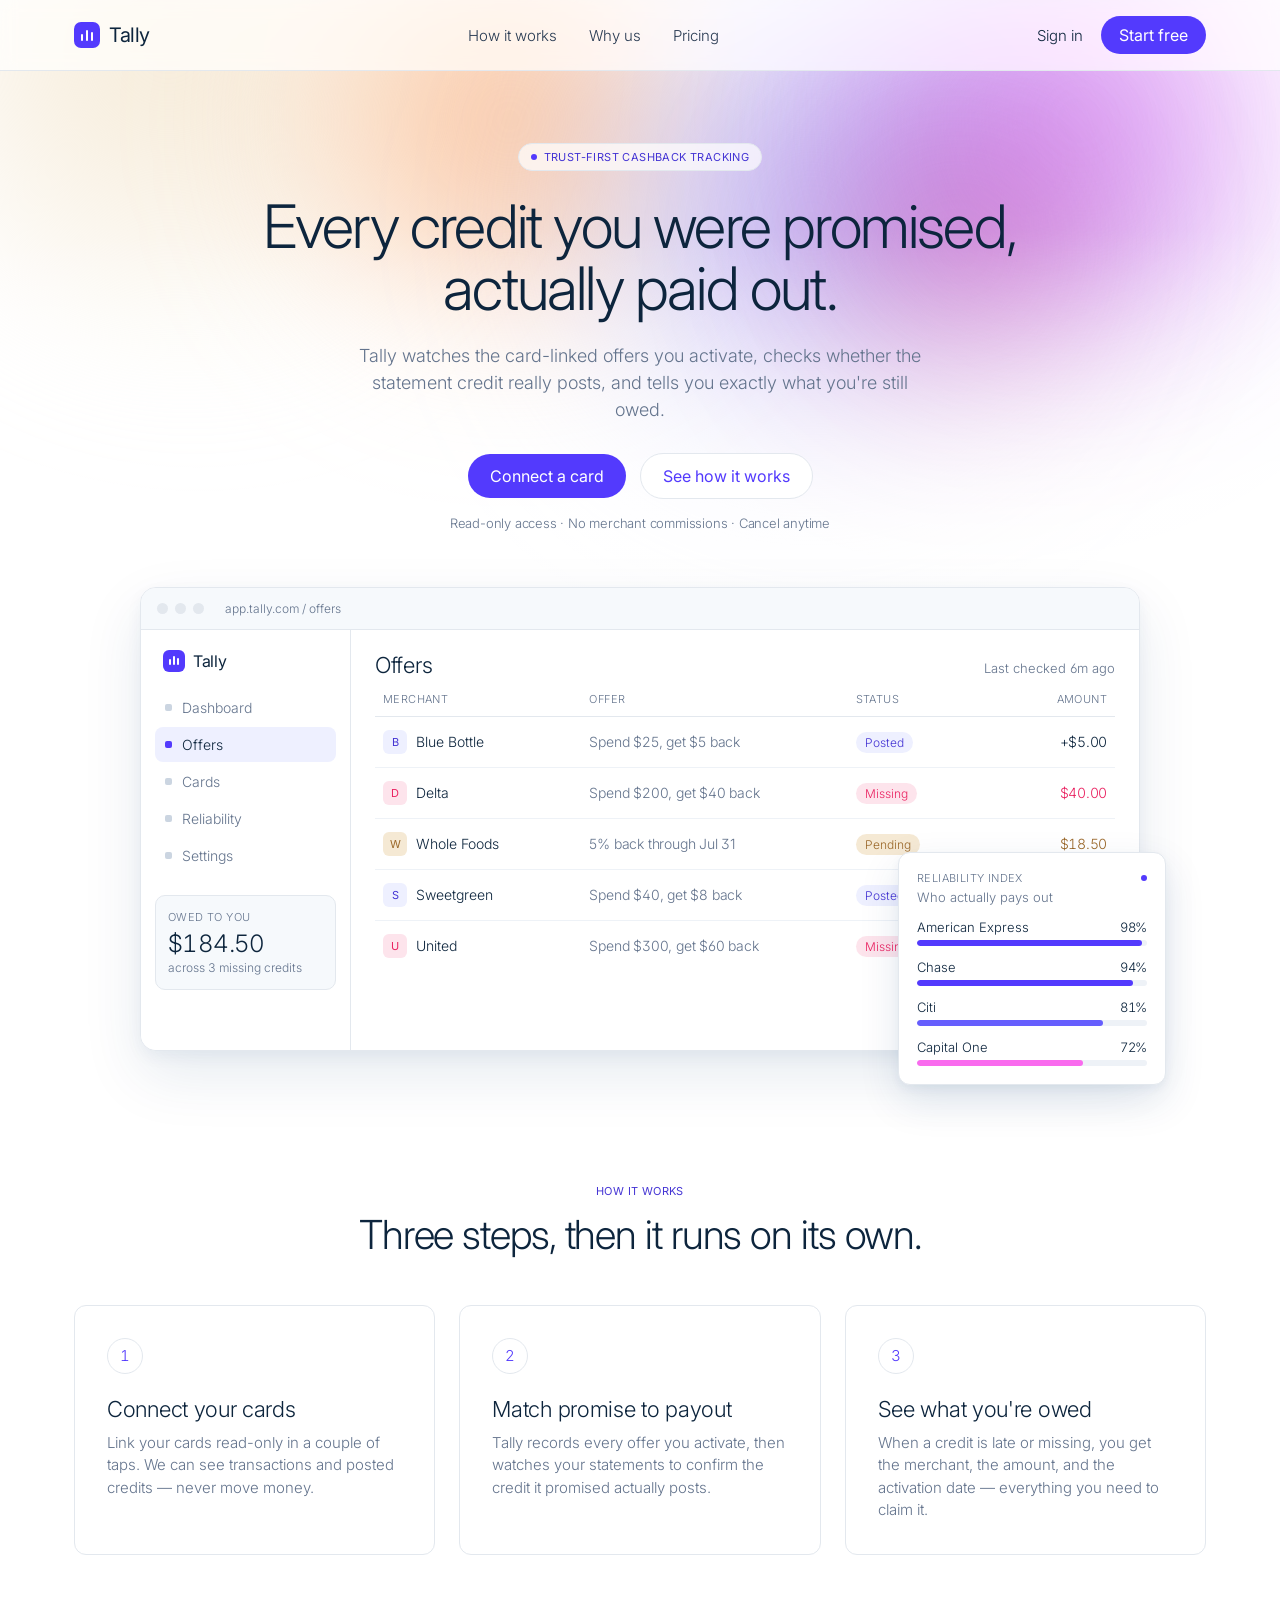
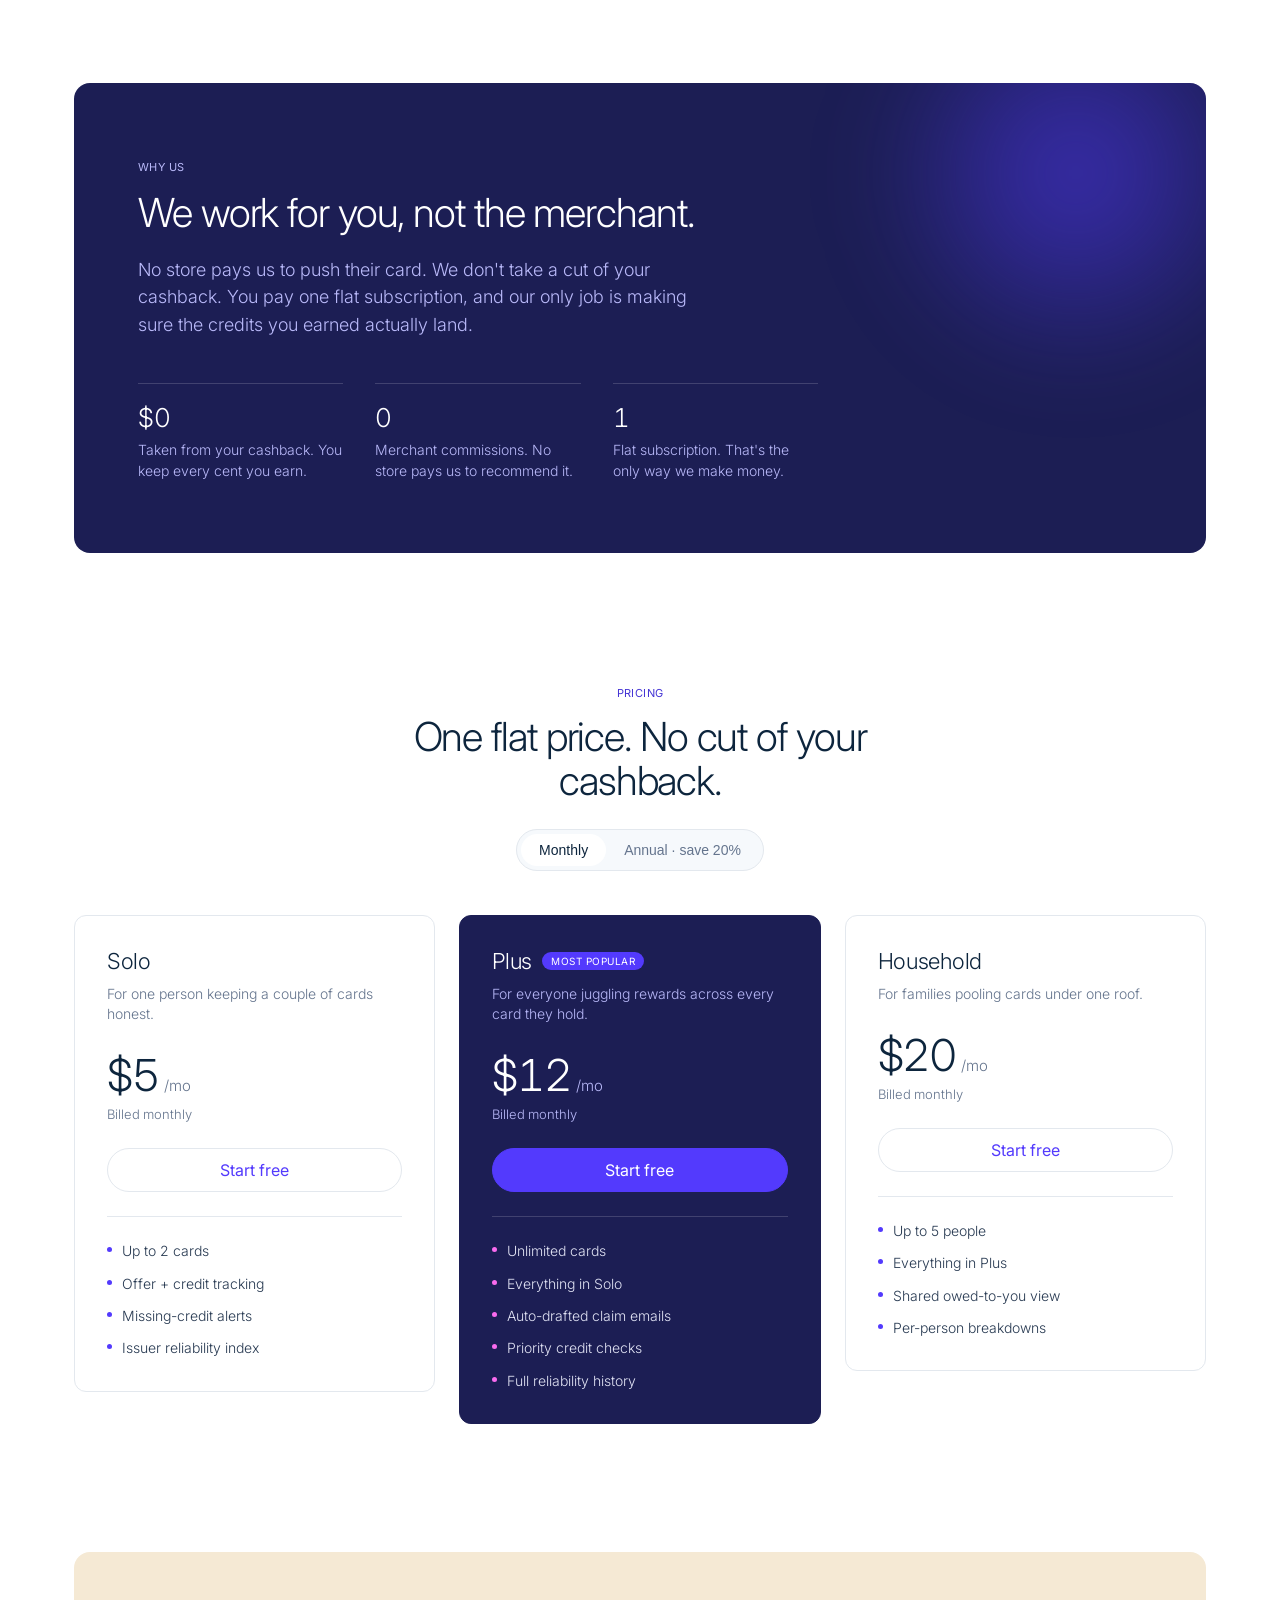
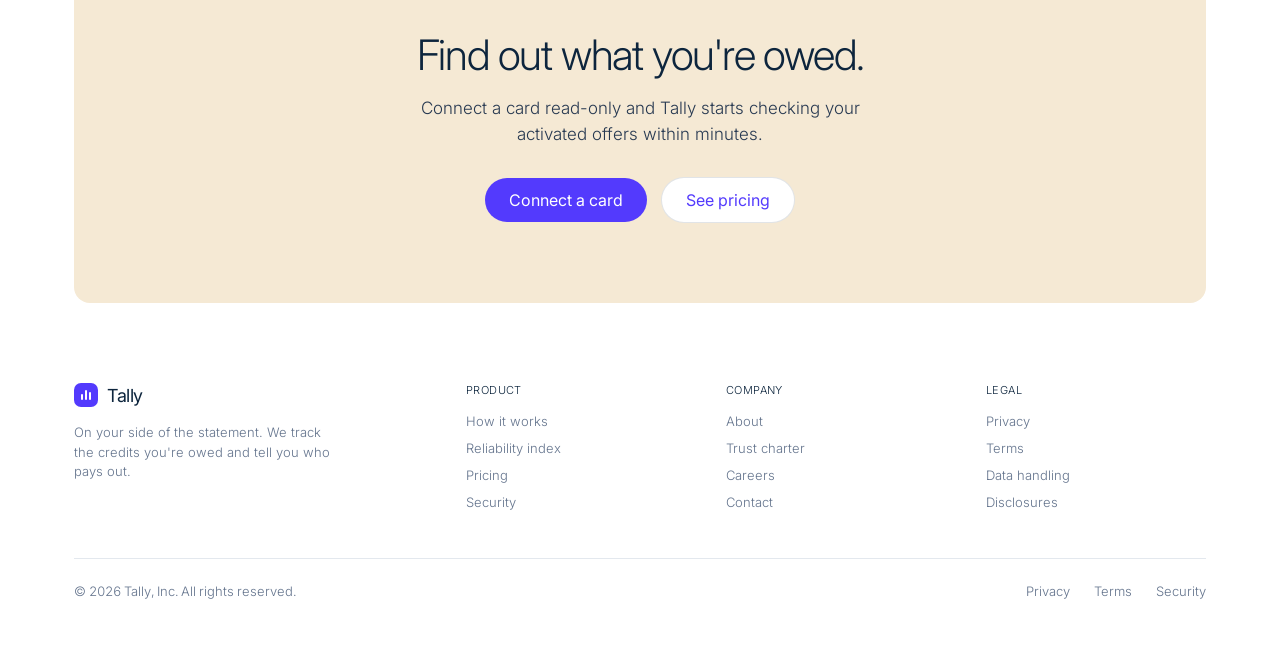
<file: frontend/index.html>
<!DOCTYPE html>
<html lang="en">
<head>
<meta charset="utf-8" />
<meta name="viewport" content="width=device-width, initial-scale=1" />
<title>Tally — every credit you were promised, actually paid out</title>
<link rel="preconnect" href="https://fonts.googleapis.com" />
<link rel="preconnect" href="https://fonts.gstatic.com" crossorigin />
<link href="https://fonts.googleapis.com/css2?family=Inter:wght@300;400;500&display=swap" rel="stylesheet" />
<style>
  *, *::before, *::after { box-sizing: border-box; }
  html, body { margin: 0; padding: 0; }
  html { scroll-behavior: smooth; }
  body {
    font-family: 'Inter', system-ui, -apple-system, sans-serif;
    font-weight: 300; font-feature-settings: 'ss01';
    -webkit-font-smoothing: antialiased; text-rendering: optimizeLegibility;
    color: #0d253d; background: #ffffff;
  }
  a { color: inherit; text-decoration: none; }
  @keyframes tallyDrift1 { 0%,100% { transform: translate(0,0) scale(1); } 50% { transform: translate(40px,-24px) scale(1.08); } }
  @keyframes tallyDrift2 { 0%,100% { transform: translate(0,0) scale(1); } 50% { transform: translate(-50px,20px) scale(1.1); } }
  @keyframes tallyDrift3 { 0%,100% { transform: translate(0,0) scale(1); } 50% { transform: translate(30px,30px) scale(0.94); } }
  .hov-pri:hover { background: #4434d4 !important; }
  .hov-sec:hover { border-color: #533afd !important; }
  .lnk:hover { color: #533afd !important; }
  :focus-visible { outline: 2px solid #533afd; outline-offset: 3px; border-radius: 6px; }
  @media (prefers-reduced-motion: reduce) {
    html { scroll-behavior: auto; }
    [style*="animation"] { animation: none !important; }
  }
</style>
</head>
<body>
<div style="position:relative; width:100%; overflow-x:hidden; background:#ffffff;">

  <div style="position:absolute; top:0; left:0; right:0; height:760px; overflow:hidden; pointer-events:none; z-index:0;">
    <div style="position:absolute; inset:0;">
      <div style="position:absolute; top:-160px; left:-80px; width:620px; height:520px; border-radius:50%; background:radial-gradient(circle at 40% 40%, #f5e9d4 0%, rgba(245,233,212,0) 70%); filter:blur(70px); animation:tallyDrift1 18s ease-in-out infinite;"></div>
      <div style="position:absolute; top:-120px; left:18%; width:560px; height:480px; border-radius:50%; background:radial-gradient(circle at 50% 50%, #f9b88a 0%, rgba(249,184,138,0) 68%); filter:blur(80px); animation:tallyDrift2 22s ease-in-out infinite;"></div>
      <div style="position:absolute; top:-60px; left:40%; width:600px; height:560px; border-radius:50%; background:radial-gradient(circle at 50% 50%, #b9b9f9 0%, rgba(185,185,249,0) 70%); filter:blur(84px); animation:tallyDrift3 20s ease-in-out infinite;"></div>
      <div style="position:absolute; top:-100px; left:58%; width:560px; height:520px; border-radius:50%; background:radial-gradient(circle at 50% 50%, #533afd 0%, rgba(83,58,253,0) 68%); filter:blur(96px); opacity:0.55; animation:tallyDrift1 24s ease-in-out infinite;"></div>
      <div style="position:absolute; top:-150px; right:-100px; width:600px; height:540px; border-radius:50%; background:radial-gradient(circle at 50% 50%, #f96bee 0%, rgba(249,107,238,0) 66%); filter:blur(86px); opacity:0.5; animation:tallyDrift2 19s ease-in-out infinite;"></div>
      <div style="position:absolute; top:40px; right:8%; width:440px; height:420px; border-radius:50%; background:radial-gradient(circle at 50% 50%, #ea2261 0%, rgba(234,34,97,0) 66%); filter:blur(90px); opacity:0.42; animation:tallyDrift3 26s ease-in-out infinite;"></div>
    </div>
    <div style="position:absolute; inset:0; background:linear-gradient(180deg, rgba(255,255,255,0) 30%, rgba(255,255,255,0.65) 70%, #ffffff 100%);"></div>
  </div>

  <div style="position:sticky; top:0; z-index:50; backdrop-filter:saturate(140%) blur(8px); background:rgba(255,255,255,0.72); border-bottom:1px solid #e3e8ee;">
    <div style="max-width:1180px; margin:0 auto; padding:16px 24px; display:flex; align-items:center; justify-content:space-between;">
      <div style="display:flex; align-items:center; gap:9px;">
        <div style="width:26px; height:26px; border-radius:7px; background:#533afd; display:flex; align-items:center; justify-content:center;">
          <div style="display:flex; gap:2.5px; align-items:flex-end;">
            <span style="display:block; width:2.5px; height:7px; background:#ffffff; border-radius:1px;"></span>
            <span style="display:block; width:2.5px; height:11px; background:#ffffff; border-radius:1px;"></span>
            <span style="display:block; width:2.5px; height:9px; background:#ffffff; border-radius:1px;"></span>
          </div>
        </div>
        <span style="font-size:20px; font-weight:400; letter-spacing:-0.5px; color:#0d253d;">Tally</span>
      </div>
      <div style="display:flex; align-items:center; gap:32px;">
        <a href="#how" class="lnk" style="font-size:15px; color:#273951;">How it works</a>
        <a href="#why" class="lnk" style="font-size:15px; color:#273951;">Why us</a>
        <a href="#pricing" class="lnk" style="font-size:15px; color:#273951;">Pricing</a>
      </div>
      <div style="display:flex; align-items:center; gap:18px;">
        <a href="#" class="lnk" style="font-size:15px; color:#0d253d;">Sign in</a>
        <a href="#" class="hov-pri" style="font-size:16px; font-weight:400; color:#ffffff; background:#533afd; padding:9px 18px; border-radius:9999px;">Start free</a>
      </div>
    </div>
  </div>

  <div style="position:relative; z-index:1; max-width:1180px; margin:0 auto; padding:72px 24px 0; text-align:center;">
    <div style="display:inline-flex; align-items:center; gap:7px; padding:6px 12px; border-radius:9999px; background:rgba(255,255,255,0.7); border:1px solid #e3e8ee; backdrop-filter:blur(4px);">
      <span style="width:6px; height:6px; border-radius:50%; background:#533afd;"></span>
      <span style="font-size:11px; font-weight:400; letter-spacing:0.4px; text-transform:uppercase; color:#4434d4;">Trust-first cashback tracking</span>
    </div>
    <h1 style="margin:24px auto 0; max-width:880px; font-size:60px; font-weight:300; line-height:1.04; letter-spacing:-1.8px; color:#0d253d;">Every credit you were promised, actually paid out.</h1>
    <p style="margin:22px auto 0; max-width:580px; font-size:18px; font-weight:300; line-height:1.5; color:#64748d;">Tally watches the card-linked offers you activate, checks whether the statement credit really posts, and tells you exactly what you're still owed.</p>
    <div style="display:flex; align-items:center; justify-content:center; gap:14px; margin-top:30px;">
      <a href="#" class="hov-pri" style="font-size:16px; font-weight:400; color:#ffffff; background:#533afd; padding:12px 22px; border-radius:9999px;">Connect a card</a>
      <a href="#how" class="hov-sec" style="font-size:16px; font-weight:400; color:#533afd; background:#ffffff; border:1px solid #e3e8ee; padding:12px 22px; border-radius:9999px;">See how it works</a>
    </div>
    <p style="margin:16px 0 0; font-size:13px; color:#64748d; letter-spacing:-0.2px;">Read-only access · No merchant commissions · Cancel anytime</p>

    <div style="position:relative; max-width:1000px; margin:56px auto 0;">
      <div style="position:relative; background:#ffffff; border:1px solid #e3e8ee; border-radius:16px; box-shadow:rgba(0,55,112,0.10) 0 24px 60px, rgba(0,55,112,0.05) 0 6px 16px; overflow:hidden; text-align:left;">
        <div style="display:flex; align-items:center; gap:7px; padding:13px 16px; border-bottom:1px solid #e3e8ee; background:#f6f9fc;">
          <span style="width:11px; height:11px; border-radius:50%; background:#e3e8ee;"></span>
          <span style="width:11px; height:11px; border-radius:50%; background:#e3e8ee;"></span>
          <span style="width:11px; height:11px; border-radius:50%; background:#e3e8ee;"></span>
          <span style="margin-left:14px; font-size:12px; color:#64748d;">app.tally.com / offers</span>
        </div>
        <div style="display:flex; min-height:420px;">
          <div style="width:210px; flex:none; border-right:1px solid #e3e8ee; padding:20px 14px; background:#ffffff;">
            <div style="display:flex; align-items:center; gap:8px; padding:0 8px 18px;">
              <div style="width:22px; height:22px; border-radius:6px; background:#533afd; display:flex; align-items:center; justify-content:center;">
                <div style="display:flex; gap:2px; align-items:flex-end;">
                  <span style="display:block; width:2px; height:6px; background:#fff; border-radius:1px;"></span>
                  <span style="display:block; width:2px; height:9px; background:#fff; border-radius:1px;"></span>
                  <span style="display:block; width:2px; height:7px; background:#fff; border-radius:1px;"></span>
                </div>
              </div>
              <span style="font-size:16px; font-weight:400; letter-spacing:-0.3px;">Tally</span>
            </div>
            <div style="display:flex; align-items:center; gap:10px; padding:9px 10px; border-radius:8px; margin-bottom:2px; background:transparent;"><span style="width:7px; height:7px; border-radius:2px; background:#cbd5e1;"></span><span style="font-size:14px; color:#64748d;">Dashboard</span></div>
            <div style="display:flex; align-items:center; gap:10px; padding:9px 10px; border-radius:8px; margin-bottom:2px; background:#eef0ff;"><span style="width:7px; height:7px; border-radius:2px; background:#533afd;"></span><span style="font-size:14px; color:#0d253d;">Offers</span></div>
            <div style="display:flex; align-items:center; gap:10px; padding:9px 10px; border-radius:8px; margin-bottom:2px; background:transparent;"><span style="width:7px; height:7px; border-radius:2px; background:#cbd5e1;"></span><span style="font-size:14px; color:#64748d;">Cards</span></div>
            <div style="display:flex; align-items:center; gap:10px; padding:9px 10px; border-radius:8px; margin-bottom:2px; background:transparent;"><span style="width:7px; height:7px; border-radius:2px; background:#cbd5e1;"></span><span style="font-size:14px; color:#64748d;">Reliability</span></div>
            <div style="display:flex; align-items:center; gap:10px; padding:9px 10px; border-radius:8px; margin-bottom:2px; background:transparent;"><span style="width:7px; height:7px; border-radius:2px; background:#cbd5e1;"></span><span style="font-size:14px; color:#64748d;">Settings</span></div>
            <div style="margin-top:22px; padding:14px 12px; border-radius:10px; background:#f6f9fc; border:1px solid #e3e8ee;">
              <div style="font-size:11px; letter-spacing:0.4px; text-transform:uppercase; color:#64748d;">Owed to you</div>
              <div style="margin-top:5px; font-size:24px; font-weight:300; letter-spacing:-0.6px; color:#0d253d; font-feature-settings:'tnum';">$184.50</div>
              <div style="margin-top:2px; font-size:12px; color:#64748d; font-feature-settings:'tnum';">across 3 missing credits</div>
            </div>
          </div>
          <div style="flex:1; padding:22px 24px; background:#ffffff;">
            <div style="display:flex; align-items:baseline; justify-content:space-between;">
              <h3 style="margin:0; font-size:22px; font-weight:300; letter-spacing:-0.3px;">Offers</h3>
              <span style="font-size:13px; color:#64748d;">Last checked 6m ago</span>
            </div>
            <div style="display:grid; grid-template-columns:1.3fr 1.7fr 0.9fr 0.7fr; gap:12px; padding:14px 8px 10px; border-bottom:1px solid #e3e8ee;">
              <span style="font-size:11px; letter-spacing:0.4px; text-transform:uppercase; color:#64748d;">Merchant</span>
              <span style="font-size:11px; letter-spacing:0.4px; text-transform:uppercase; color:#64748d;">Offer</span>
              <span style="font-size:11px; letter-spacing:0.4px; text-transform:uppercase; color:#64748d;">Status</span>
              <span style="font-size:11px; letter-spacing:0.4px; text-transform:uppercase; color:#64748d; text-align:right;">Amount</span>
            </div>
            <div style="display:grid; grid-template-columns:1.3fr 1.7fr 0.9fr 0.7fr; gap:12px; align-items:center; padding:13px 8px; border-bottom:1px solid #eef2f7;">
              <div style="display:flex; align-items:center; gap:9px;"><span style="width:24px; height:24px; border-radius:6px; background:#eef0ff; display:flex; align-items:center; justify-content:center; font-size:11px; color:#4434d4; font-weight:400;">B</span><span style="font-size:14px; color:#0d253d;">Blue Bottle</span></div>
              <span style="font-size:14px; color:#64748d; letter-spacing:-0.2px;">Spend $25, get $5 back</span>
              <div><span style="display:inline-block; font-size:12px; padding:3px 9px; border-radius:9999px; background:#eef0ff; color:#4434d4;">Posted</span></div>
              <span style="font-size:14px; text-align:right; color:#0d253d; font-feature-settings:'tnum'; letter-spacing:-0.3px;">+$5.00</span>
            </div>
            <div style="display:grid; grid-template-columns:1.3fr 1.7fr 0.9fr 0.7fr; gap:12px; align-items:center; padding:13px 8px; border-bottom:1px solid #eef2f7;">
              <div style="display:flex; align-items:center; gap:9px;"><span style="width:24px; height:24px; border-radius:6px; background:#fde4ec; display:flex; align-items:center; justify-content:center; font-size:11px; color:#ea2261; font-weight:400;">D</span><span style="font-size:14px; color:#0d253d;">Delta</span></div>
              <span style="font-size:14px; color:#64748d; letter-spacing:-0.2px;">Spend $200, get $40 back</span>
              <div><span style="display:inline-block; font-size:12px; padding:3px 9px; border-radius:9999px; background:#fde4ec; color:#ea2261;">Missing</span></div>
              <span style="font-size:14px; text-align:right; color:#ea2261; font-feature-settings:'tnum'; letter-spacing:-0.3px;">$40.00</span>
            </div>
            <div style="display:grid; grid-template-columns:1.3fr 1.7fr 0.9fr 0.7fr; gap:12px; align-items:center; padding:13px 8px; border-bottom:1px solid #eef2f7;">
              <div style="display:flex; align-items:center; gap:9px;"><span style="width:24px; height:24px; border-radius:6px; background:#f5e9d4; display:flex; align-items:center; justify-content:center; font-size:11px; color:#9b6829; font-weight:400;">W</span><span style="font-size:14px; color:#0d253d;">Whole Foods</span></div>
              <span style="font-size:14px; color:#64748d; letter-spacing:-0.2px;">5% back through Jul 31</span>
              <div><span style="display:inline-block; font-size:12px; padding:3px 9px; border-radius:9999px; background:#f5e9d4; color:#9b6829;">Pending</span></div>
              <span style="font-size:14px; text-align:right; color:#9b6829; font-feature-settings:'tnum'; letter-spacing:-0.3px;">$18.50</span>
            </div>
            <div style="display:grid; grid-template-columns:1.3fr 1.7fr 0.9fr 0.7fr; gap:12px; align-items:center; padding:13px 8px; border-bottom:1px solid #eef2f7;">
              <div style="display:flex; align-items:center; gap:9px;"><span style="width:24px; height:24px; border-radius:6px; background:#eef0ff; display:flex; align-items:center; justify-content:center; font-size:11px; color:#4434d4; font-weight:400;">S</span><span style="font-size:14px; color:#0d253d;">Sweetgreen</span></div>
              <span style="font-size:14px; color:#64748d; letter-spacing:-0.2px;">Spend $40, get $8 back</span>
              <div><span style="display:inline-block; font-size:12px; padding:3px 9px; border-radius:9999px; background:#eef0ff; color:#4434d4;">Posted</span></div>
              <span style="font-size:14px; text-align:right; color:#0d253d; font-feature-settings:'tnum'; letter-spacing:-0.3px;">+$8.00</span>
            </div>
            <div style="display:grid; grid-template-columns:1.3fr 1.7fr 0.9fr 0.7fr; gap:12px; align-items:center; padding:13px 8px;">
              <div style="display:flex; align-items:center; gap:9px;"><span style="width:24px; height:24px; border-radius:6px; background:#fde4ec; display:flex; align-items:center; justify-content:center; font-size:11px; color:#ea2261; font-weight:400;">U</span><span style="font-size:14px; color:#0d253d;">United</span></div>
              <span style="font-size:14px; color:#64748d; letter-spacing:-0.2px;">Spend $300, get $60 back</span>
              <div><span style="display:inline-block; font-size:12px; padding:3px 9px; border-radius:9999px; background:#fde4ec; color:#ea2261;">Missing</span></div>
              <span style="font-size:14px; text-align:right; color:#ea2261; font-feature-settings:'tnum'; letter-spacing:-0.3px;">$60.00</span>
            </div>
          </div>
        </div>
      </div>

      <div style="position:absolute; right:-26px; bottom:-34px; width:268px; background:#ffffff; border:1px solid #e3e8ee; border-radius:12px; box-shadow:rgba(0,55,112,0.12) 0 16px 40px, rgba(0,55,112,0.05) 0 4px 10px; padding:18px; text-align:left;">
        <div style="display:flex; align-items:center; justify-content:space-between;">
          <span style="font-size:11px; letter-spacing:0.4px; text-transform:uppercase; color:#64748d;">Reliability index</span>
          <span style="width:6px; height:6px; border-radius:50%; background:#533afd;"></span>
        </div>
        <div style="margin-top:4px; font-size:13px; color:#64748d;">Who actually pays out</div>
        <div style="margin-top:14px; display:flex; flex-direction:column; gap:13px;">
          <div><div style="display:flex; align-items:center; justify-content:space-between; margin-bottom:5px;"><span style="font-size:13px; color:#0d253d;">American Express</span><span style="font-size:13px; color:#0d253d; font-feature-settings:'tnum'; letter-spacing:-0.3px;">98%</span></div><div style="height:6px; border-radius:9999px; background:#eef2f7; overflow:hidden;"><div style="height:100%; width:98%; border-radius:9999px; background:#533afd;"></div></div></div>
          <div><div style="display:flex; align-items:center; justify-content:space-between; margin-bottom:5px;"><span style="font-size:13px; color:#0d253d;">Chase</span><span style="font-size:13px; color:#0d253d; font-feature-settings:'tnum'; letter-spacing:-0.3px;">94%</span></div><div style="height:6px; border-radius:9999px; background:#eef2f7; overflow:hidden;"><div style="height:100%; width:94%; border-radius:9999px; background:#533afd;"></div></div></div>
          <div><div style="display:flex; align-items:center; justify-content:space-between; margin-bottom:5px;"><span style="font-size:13px; color:#0d253d;">Citi</span><span style="font-size:13px; color:#0d253d; font-feature-settings:'tnum'; letter-spacing:-0.3px;">81%</span></div><div style="height:6px; border-radius:9999px; background:#eef2f7; overflow:hidden;"><div style="height:100%; width:81%; border-radius:9999px; background:#665efd;"></div></div></div>
          <div><div style="display:flex; align-items:center; justify-content:space-between; margin-bottom:5px;"><span style="font-size:13px; color:#0d253d;">Capital One</span><span style="font-size:13px; color:#0d253d; font-feature-settings:'tnum'; letter-spacing:-0.3px;">72%</span></div><div style="height:6px; border-radius:9999px; background:#eef2f7; overflow:hidden;"><div style="height:100%; width:72%; border-radius:9999px; background:#f96bee;"></div></div></div>
        </div>
      </div>
    </div>
  </div>

  <div id="how" style="position:relative; z-index:1; max-width:1180px; margin:0 auto; padding:128px 24px 0;">
    <div style="text-align:center; max-width:620px; margin:0 auto;">
      <span style="font-size:11px; font-weight:400; letter-spacing:0.4px; text-transform:uppercase; color:#4434d4;">How it works</span>
      <h2 style="margin:14px 0 0; font-size:40px; font-weight:300; line-height:1.1; letter-spacing:-1.1px; color:#0d253d;">Three steps, then it runs on its own.</h2>
    </div>
    <div style="display:grid; grid-template-columns:repeat(3, 1fr); gap:24px; margin-top:48px;">
      <div style="background:#ffffff; border:1px solid #e3e8ee; border-radius:12px; padding:32px;">
        <div style="width:36px; height:36px; border-radius:9999px; border:1px solid #e3e8ee; display:flex; align-items:center; justify-content:center; font-size:15px; color:#533afd; font-feature-settings:'tnum';">1</div>
        <h3 style="margin:22px 0 0; font-size:22px; font-weight:300; letter-spacing:-0.3px; color:#0d253d;">Connect your cards</h3>
        <p style="margin:10px 0 0; font-size:15px; font-weight:300; line-height:1.5; color:#64748d;">Link your cards read-only in a couple of taps. We can see transactions and posted credits — never move money.</p>
      </div>
      <div style="background:#ffffff; border:1px solid #e3e8ee; border-radius:12px; padding:32px;">
        <div style="width:36px; height:36px; border-radius:9999px; border:1px solid #e3e8ee; display:flex; align-items:center; justify-content:center; font-size:15px; color:#533afd; font-feature-settings:'tnum';">2</div>
        <h3 style="margin:22px 0 0; font-size:22px; font-weight:300; letter-spacing:-0.3px; color:#0d253d;">Match promise to payout</h3>
        <p style="margin:10px 0 0; font-size:15px; font-weight:300; line-height:1.5; color:#64748d;">Tally records every offer you activate, then watches your statements to confirm the credit it promised actually posts.</p>
      </div>
      <div style="background:#ffffff; border:1px solid #e3e8ee; border-radius:12px; padding:32px;">
        <div style="width:36px; height:36px; border-radius:9999px; border:1px solid #e3e8ee; display:flex; align-items:center; justify-content:center; font-size:15px; color:#533afd; font-feature-settings:'tnum';">3</div>
        <h3 style="margin:22px 0 0; font-size:22px; font-weight:300; letter-spacing:-0.3px; color:#0d253d;">See what you're owed</h3>
        <p style="margin:10px 0 0; font-size:15px; font-weight:300; line-height:1.5; color:#64748d;">When a credit is late or missing, you get the merchant, the amount, and the activation date — everything you need to claim it.</p>
      </div>
    </div>
  </div>

  <div id="why" style="position:relative; z-index:1; max-width:1180px; margin:0 auto; padding:128px 24px 0;">
    <div style="background:#1c1e54; border-radius:16px; padding:72px 64px; position:relative; overflow:hidden;">
      <div style="position:absolute; top:-120px; right:-80px; width:420px; height:420px; border-radius:50%; background:radial-gradient(circle at 50% 50%, rgba(83,58,253,0.55) 0%, rgba(83,58,253,0) 70%); filter:blur(40px);"></div>
      <div style="position:relative; max-width:680px;">
        <span style="font-size:11px; font-weight:400; letter-spacing:0.4px; text-transform:uppercase; color:#b9b9f9;">Why us</span>
        <h2 style="margin:16px 0 0; font-size:40px; font-weight:300; line-height:1.12; letter-spacing:-1.1px; color:#ffffff;">We work for you, not the merchant.</h2>
        <p style="margin:20px 0 0; font-size:18px; font-weight:300; line-height:1.55; color:#b9b9f9; max-width:560px;">No store pays us to push their card. We don't take a cut of your cashback. You pay one flat subscription, and our only job is making sure the credits you earned actually land.</p>
        <div style="display:grid; grid-template-columns:repeat(3, 1fr); gap:32px; margin-top:44px;">
          <div style="border-top:1px solid rgba(255,255,255,0.16); padding-top:18px;"><div style="font-size:26px; font-weight:300; letter-spacing:-0.4px; color:#ffffff; font-feature-settings:'tnum';">$0</div><div style="margin-top:7px; font-size:14px; font-weight:300; line-height:1.45; color:#b9b9f9;">Taken from your cashback. You keep every cent you earn.</div></div>
          <div style="border-top:1px solid rgba(255,255,255,0.16); padding-top:18px;"><div style="font-size:26px; font-weight:300; letter-spacing:-0.4px; color:#ffffff; font-feature-settings:'tnum';">0</div><div style="margin-top:7px; font-size:14px; font-weight:300; line-height:1.45; color:#b9b9f9;">Merchant commissions. No store pays us to recommend it.</div></div>
          <div style="border-top:1px solid rgba(255,255,255,0.16); padding-top:18px;"><div style="font-size:26px; font-weight:300; letter-spacing:-0.4px; color:#ffffff; font-feature-settings:'tnum';">1</div><div style="margin-top:7px; font-size:14px; font-weight:300; line-height:1.45; color:#b9b9f9;">Flat subscription. That's the only way we make money.</div></div>
        </div>
      </div>
    </div>
  </div>

  <div id="pricing" style="position:relative; z-index:1; max-width:1180px; margin:0 auto; padding:128px 24px 0;">
    <div style="text-align:center; max-width:620px; margin:0 auto;">
      <span style="font-size:11px; font-weight:400; letter-spacing:0.4px; text-transform:uppercase; color:#4434d4;">Pricing</span>
      <h2 style="margin:14px 0 0; font-size:40px; font-weight:300; line-height:1.1; letter-spacing:-1.1px; color:#0d253d;">One flat price. No cut of your cashback.</h2>
      <div style="display:inline-flex; margin-top:26px; padding:4px; border-radius:9999px; background:#f6f9fc; border:1px solid #e3e8ee;">
        <button id="btn-monthly" type="button" style="font-size:14px; font-weight:400; padding:8px 18px; border-radius:9999px; border:none; cursor:pointer; background:#ffffff; color:#0d253d;">Monthly</button>
        <button id="btn-annual" type="button" style="font-size:14px; font-weight:400; padding:8px 18px; border-radius:9999px; border:none; cursor:pointer; background:transparent; color:#64748d;">Annual · save 20%</button>
      </div>
    </div>
    <div style="display:grid; grid-template-columns:repeat(3, 1fr); gap:24px; margin-top:44px; align-items:start;">
      <div style="background:#ffffff; border:1px solid #e3e8ee; border-radius:12px; padding:32px; display:flex; flex-direction:column;">
        <div style="display:flex; align-items:center; gap:10px;"><h3 style="margin:0; font-size:22px; font-weight:300; letter-spacing:-0.3px; color:#0d253d;">Solo</h3></div>
        <p style="margin:10px 0 0; font-size:14px; font-weight:300; line-height:1.45; color:#64748d;">For one person keeping a couple of cards honest.</p>
        <div style="display:flex; align-items:baseline; gap:6px; margin:24px 0 0;"><span class="price-val" data-m="$5" data-a="$4" style="font-size:44px; font-weight:300; letter-spacing:-1.4px; color:#0d253d; font-feature-settings:'tnum';">$5</span><span style="font-size:15px; color:#64748d;">/mo</span></div>
        <div class="billed-note" data-m="Billed monthly" data-a="Billed $48 a year" style="font-size:13px; color:#64748d; margin-top:4px; font-feature-settings:'tnum'; min-height:18px;">Billed monthly</div>
        <a href="#" class="hov-sec" style="margin-top:24px; text-align:center; font-size:16px; font-weight:400; padding:11px 18px; border-radius:9999px; background:#ffffff; color:#533afd; border:1px solid #e3e8ee;">Start free</a>
        <div style="height:1px; background:#e3e8ee; margin:24px 0;"></div>
        <div style="display:flex; flex-direction:column; gap:12px;">
          <div style="display:flex; align-items:flex-start; gap:10px;"><span style="margin-top:6px; width:5px; height:5px; border-radius:50%; flex:none; background:#533afd;"></span><span style="font-size:14px; font-weight:300; line-height:1.45; color:#273951;">Up to 2 cards</span></div>
          <div style="display:flex; align-items:flex-start; gap:10px;"><span style="margin-top:6px; width:5px; height:5px; border-radius:50%; flex:none; background:#533afd;"></span><span style="font-size:14px; font-weight:300; line-height:1.45; color:#273951;">Offer + credit tracking</span></div>
          <div style="display:flex; align-items:flex-start; gap:10px;"><span style="margin-top:6px; width:5px; height:5px; border-radius:50%; flex:none; background:#533afd;"></span><span style="font-size:14px; font-weight:300; line-height:1.45; color:#273951;">Missing-credit alerts</span></div>
          <div style="display:flex; align-items:flex-start; gap:10px;"><span style="margin-top:6px; width:5px; height:5px; border-radius:50%; flex:none; background:#533afd;"></span><span style="font-size:14px; font-weight:300; line-height:1.45; color:#273951;">Issuer reliability index</span></div>
        </div>
      </div>
      <div style="background:#1c1e54; border:1px solid #1c1e54; border-radius:12px; padding:32px; display:flex; flex-direction:column;">
        <div style="display:flex; align-items:center; gap:10px;"><h3 style="margin:0; font-size:22px; font-weight:300; letter-spacing:-0.3px; color:#ffffff;">Plus</h3><span style="font-size:10px; font-weight:400; letter-spacing:0.5px; text-transform:uppercase; padding:3px 9px; border-radius:9999px; background:#533afd; color:#ffffff;">Most popular</span></div>
        <p style="margin:10px 0 0; font-size:14px; font-weight:300; line-height:1.45; color:#b9b9f9;">For everyone juggling rewards across every card they hold.</p>
        <div style="display:flex; align-items:baseline; gap:6px; margin:24px 0 0;"><span class="price-val" data-m="$12" data-a="$10" style="font-size:44px; font-weight:300; letter-spacing:-1.4px; color:#ffffff; font-feature-settings:'tnum';">$12</span><span style="font-size:15px; color:#b9b9f9;">/mo</span></div>
        <div class="billed-note" data-m="Billed monthly" data-a="Billed $120 a year" style="font-size:13px; color:#b9b9f9; margin-top:4px; font-feature-settings:'tnum'; min-height:18px;">Billed monthly</div>
        <a href="#" class="hov-pri" style="margin-top:24px; text-align:center; font-size:16px; font-weight:400; padding:11px 18px; border-radius:9999px; background:#533afd; color:#ffffff; border:1px solid #533afd;">Start free</a>
        <div style="height:1px; background:rgba(255,255,255,0.16); margin:24px 0;"></div>
        <div style="display:flex; flex-direction:column; gap:12px;">
          <div style="display:flex; align-items:flex-start; gap:10px;"><span style="margin-top:6px; width:5px; height:5px; border-radius:50%; flex:none; background:#f96bee;"></span><span style="font-size:14px; font-weight:300; line-height:1.45; color:#e2e4f5;">Unlimited cards</span></div>
          <div style="display:flex; align-items:flex-start; gap:10px;"><span style="margin-top:6px; width:5px; height:5px; border-radius:50%; flex:none; background:#f96bee;"></span><span style="font-size:14px; font-weight:300; line-height:1.45; color:#e2e4f5;">Everything in Solo</span></div>
          <div style="display:flex; align-items:flex-start; gap:10px;"><span style="margin-top:6px; width:5px; height:5px; border-radius:50%; flex:none; background:#f96bee;"></span><span style="font-size:14px; font-weight:300; line-height:1.45; color:#e2e4f5;">Auto-drafted claim emails</span></div>
          <div style="display:flex; align-items:flex-start; gap:10px;"><span style="margin-top:6px; width:5px; height:5px; border-radius:50%; flex:none; background:#f96bee;"></span><span style="font-size:14px; font-weight:300; line-height:1.45; color:#e2e4f5;">Priority credit checks</span></div>
          <div style="display:flex; align-items:flex-start; gap:10px;"><span style="margin-top:6px; width:5px; height:5px; border-radius:50%; flex:none; background:#f96bee;"></span><span style="font-size:14px; font-weight:300; line-height:1.45; color:#e2e4f5;">Full reliability history</span></div>
        </div>
      </div>
      <div style="background:#ffffff; border:1px solid #e3e8ee; border-radius:12px; padding:32px; display:flex; flex-direction:column;">
        <div style="display:flex; align-items:center; gap:10px;"><h3 style="margin:0; font-size:22px; font-weight:300; letter-spacing:-0.3px; color:#0d253d;">Household</h3></div>
        <p style="margin:10px 0 0; font-size:14px; font-weight:300; line-height:1.45; color:#64748d;">For families pooling cards under one roof.</p>
        <div style="display:flex; align-items:baseline; gap:6px; margin:24px 0 0;"><span class="price-val" data-m="$20" data-a="$16" style="font-size:44px; font-weight:300; letter-spacing:-1.4px; color:#0d253d; font-feature-settings:'tnum';">$20</span><span style="font-size:15px; color:#64748d;">/mo</span></div>
        <div class="billed-note" data-m="Billed monthly" data-a="Billed $192 a year" style="font-size:13px; color:#64748d; margin-top:4px; font-feature-settings:'tnum'; min-height:18px;">Billed monthly</div>
        <a href="#" class="hov-sec" style="margin-top:24px; text-align:center; font-size:16px; font-weight:400; padding:11px 18px; border-radius:9999px; background:#ffffff; color:#533afd; border:1px solid #e3e8ee;">Start free</a>
        <div style="height:1px; background:#e3e8ee; margin:24px 0;"></div>
        <div style="display:flex; flex-direction:column; gap:12px;">
          <div style="display:flex; align-items:flex-start; gap:10px;"><span style="margin-top:6px; width:5px; height:5px; border-radius:50%; flex:none; background:#533afd;"></span><span style="font-size:14px; font-weight:300; line-height:1.45; color:#273951;">Up to 5 people</span></div>
          <div style="display:flex; align-items:flex-start; gap:10px;"><span style="margin-top:6px; width:5px; height:5px; border-radius:50%; flex:none; background:#533afd;"></span><span style="font-size:14px; font-weight:300; line-height:1.45; color:#273951;">Everything in Plus</span></div>
          <div style="display:flex; align-items:flex-start; gap:10px;"><span style="margin-top:6px; width:5px; height:5px; border-radius:50%; flex:none; background:#533afd;"></span><span style="font-size:14px; font-weight:300; line-height:1.45; color:#273951;">Shared owed-to-you view</span></div>
          <div style="display:flex; align-items:flex-start; gap:10px;"><span style="margin-top:6px; width:5px; height:5px; border-radius:50%; flex:none; background:#533afd;"></span><span style="font-size:14px; font-weight:300; line-height:1.45; color:#273951;">Per-person breakdowns</span></div>
        </div>
      </div>
    </div>
  </div>

  <div style="position:relative; z-index:1; max-width:1180px; margin:0 auto; padding:128px 24px 0;">
    <div style="background:#f5e9d4; border-radius:16px; padding:80px 64px; text-align:center; position:relative; overflow:hidden;">
      <div style="position:relative; max-width:600px; margin:0 auto;">
        <h2 style="margin:0; font-size:42px; font-weight:300; line-height:1.1; letter-spacing:-1.2px; color:#0d253d;">Find out what you're owed.</h2>
        <p style="margin:18px auto 0; max-width:460px; font-size:17px; font-weight:300; line-height:1.5; color:#273951;">Connect a card read-only and Tally starts checking your activated offers within minutes.</p>
        <div style="display:flex; align-items:center; justify-content:center; gap:14px; margin-top:30px;">
          <a href="#" class="hov-pri" style="font-size:16px; font-weight:400; color:#ffffff; background:#533afd; padding:12px 24px; border-radius:9999px;">Connect a card</a>
          <a href="#pricing" class="hov-sec" style="font-size:16px; font-weight:400; color:#533afd; background:#ffffff; border:1px solid rgba(13,37,61,0.12); padding:12px 24px; border-radius:9999px;">See pricing</a>
        </div>
      </div>
    </div>
  </div>

  <div style="position:relative; z-index:1; max-width:1180px; margin:0 auto; padding:80px 24px 48px;">
    <div style="display:grid; grid-template-columns:1.6fr 1fr 1fr 1fr; gap:40px; padding-bottom:48px; border-bottom:1px solid #e3e8ee;">
      <div>
        <div style="display:flex; align-items:center; gap:9px;">
          <div style="width:24px; height:24px; border-radius:7px; background:#533afd; display:flex; align-items:center; justify-content:center;">
            <div style="display:flex; gap:2px; align-items:flex-end;">
              <span style="display:block; width:2px; height:6px; background:#fff; border-radius:1px;"></span>
              <span style="display:block; width:2px; height:10px; background:#fff; border-radius:1px;"></span>
              <span style="display:block; width:2px; height:8px; background:#fff; border-radius:1px;"></span>
            </div>
          </div>
          <span style="font-size:18px; font-weight:400; letter-spacing:-0.4px;">Tally</span>
        </div>
        <p style="margin:16px 0 0; font-size:13px; line-height:1.5; color:#64748d; max-width:260px;">On your side of the statement. We track the credits you're owed and tell you who pays out.</p>
      </div>
      <div>
        <div style="font-size:11px; letter-spacing:0.4px; text-transform:uppercase; color:#0d253d;">Product</div>
        <div style="display:flex; flex-direction:column; gap:11px; margin-top:16px;">
          <a href="#how" class="lnk" style="font-size:13px; color:#64748d;">How it works</a>
          <a href="#" class="lnk" style="font-size:13px; color:#64748d;">Reliability index</a>
          <a href="#pricing" class="lnk" style="font-size:13px; color:#64748d;">Pricing</a>
          <a href="#" class="lnk" style="font-size:13px; color:#64748d;">Security</a>
        </div>
      </div>
      <div>
        <div style="font-size:11px; letter-spacing:0.4px; text-transform:uppercase; color:#0d253d;">Company</div>
        <div style="display:flex; flex-direction:column; gap:11px; margin-top:16px;">
          <a href="#" class="lnk" style="font-size:13px; color:#64748d;">About</a>
          <a href="#" class="lnk" style="font-size:13px; color:#64748d;">Trust charter</a>
          <a href="#" class="lnk" style="font-size:13px; color:#64748d;">Careers</a>
          <a href="#" class="lnk" style="font-size:13px; color:#64748d;">Contact</a>
        </div>
      </div>
      <div>
        <div style="font-size:11px; letter-spacing:0.4px; text-transform:uppercase; color:#0d253d;">Legal</div>
        <div style="display:flex; flex-direction:column; gap:11px; margin-top:16px;">
          <a href="#" class="lnk" style="font-size:13px; color:#64748d;">Privacy</a>
          <a href="#" class="lnk" style="font-size:13px; color:#64748d;">Terms</a>
          <a href="#" class="lnk" style="font-size:13px; color:#64748d;">Data handling</a>
          <a href="#" class="lnk" style="font-size:13px; color:#64748d;">Disclosures</a>
        </div>
      </div>
    </div>
    <div style="display:flex; align-items:center; justify-content:space-between; padding-top:24px;">
      <span style="font-size:13px; color:#64748d; font-feature-settings:'tnum';">© 2026 Tally, Inc. All rights reserved.</span>
      <div style="display:flex; gap:24px;">
        <a href="#" class="lnk" style="font-size:13px; color:#64748d;">Privacy</a>
        <a href="#" class="lnk" style="font-size:13px; color:#64748d;">Terms</a>
        <a href="#" class="lnk" style="font-size:13px; color:#64748d;">Security</a>
      </div>
    </div>
  </div>

</div>

<script>
  (function () {
    var monthly = document.getElementById('btn-monthly');
    var annual = document.getElementById('btn-annual');
    function apply(isAnnual) {
      document.querySelectorAll('.price-val').forEach(function (el) {
        el.textContent = isAnnual ? el.dataset.a : el.dataset.m;
      });
      document.querySelectorAll('.billed-note').forEach(function (el) {
        el.textContent = isAnnual ? el.dataset.a : el.dataset.m;
      });
      monthly.style.background = isAnnual ? 'transparent' : '#ffffff';
      monthly.style.color = isAnnual ? '#64748d' : '#0d253d';
      annual.style.background = isAnnual ? '#ffffff' : 'transparent';
      annual.style.color = isAnnual ? '#0d253d' : '#64748d';
    }
    monthly.addEventListener('click', function () { apply(false); });
    annual.addEventListener('click', function () { apply(true); });
  })();
</script>
</body>
</html>
</file>
